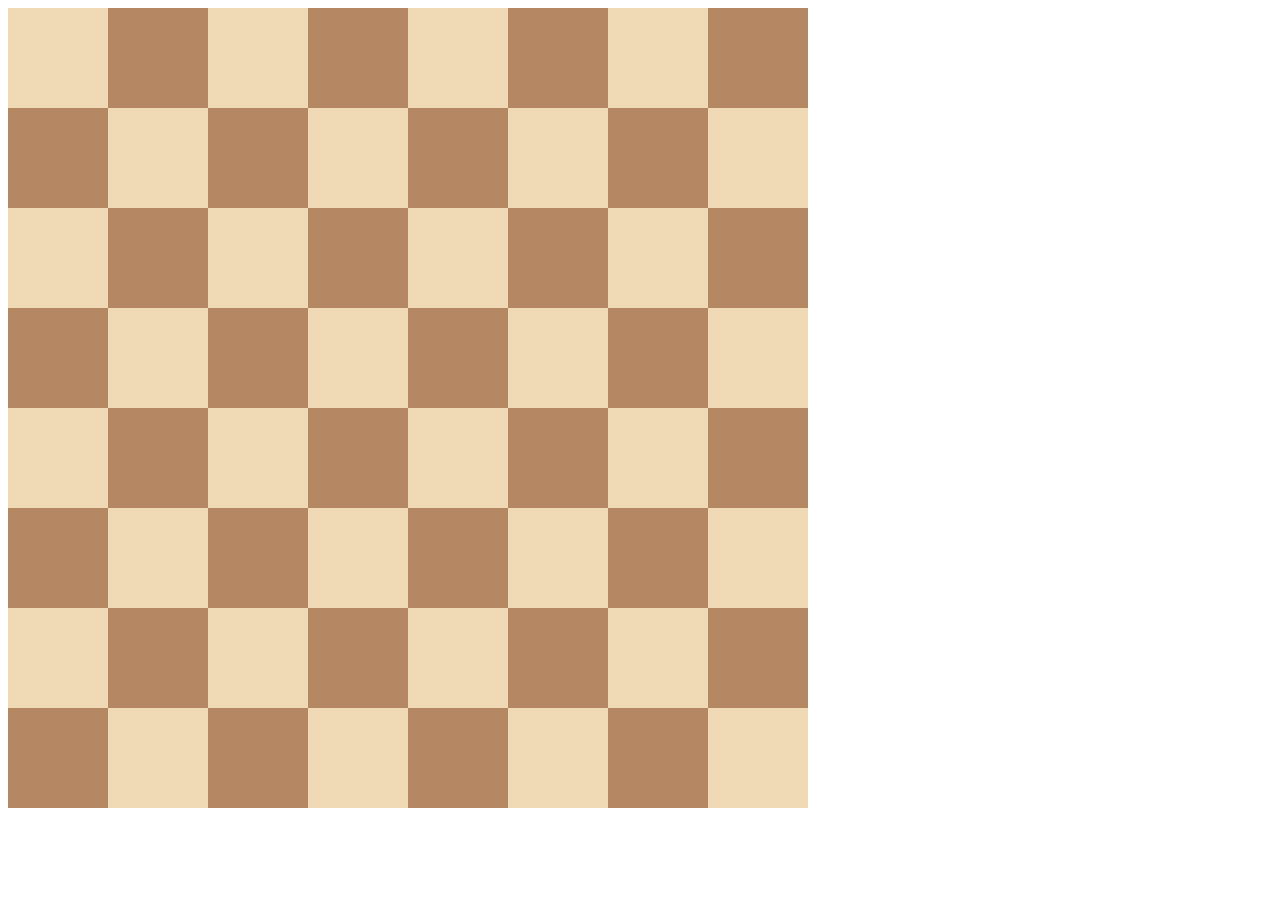
<file: 10.0 Display Grid/index.html>
<!DOCTYPE html>
<html>
  <head>
    <title>Chessboard</title>
    <style>
      /* Write your code here */
      /* Each square should be 100px by 100px */
      /* My colours for white: #f0d9b5, black: #b58863 */
      .container {
        display: grid;
        grid-template-columns: 1fr 1fr 1fr 1fr 1fr 1fr 1fr 1fr;
        grid-template-rows: 1fr 1fr 1fr 1fr 1fr 1fr 1fr 1fr;
        width: 800px;
      }
      .white {
        background-color: #f0d9b5;
      }
      .black {
        background-color: #b58863;
      }
      .white,
      .black {
        width: 100px;
        height: 100px;
      }
    </style>
  </head>

  <body>
    <div class="container">
      <div class="white"></div>
      <div class="black"></div>
      <div class="white"></div>
      <div class="black"></div>
      <div class="white"></div>
      <div class="black"></div>
      <div class="white"></div>
      <div class="black"></div>
      <div class="black"></div>
      <div class="white"></div>
      <div class="black"></div>
      <div class="white"></div>
      <div class="black"></div>
      <div class="white"></div>
      <div class="black"></div>
      <div class="white"></div>
      <div class="white"></div>
      <div class="black"></div>
      <div class="white"></div>
      <div class="black"></div>
      <div class="white"></div>
      <div class="black"></div>
      <div class="white"></div>
      <div class="black"></div>
      <div class="black"></div>
      <div class="white"></div>
      <div class="black"></div>
      <div class="white"></div>
      <div class="black"></div>
      <div class="white"></div>
      <div class="black"></div>
      <div class="white"></div>
      <div class="white"></div>
      <div class="black"></div>
      <div class="white"></div>
      <div class="black"></div>
      <div class="white"></div>
      <div class="black"></div>
      <div class="white"></div>
      <div class="black"></div>
      <div class="black"></div>
      <div class="white"></div>
      <div class="black"></div>
      <div class="white"></div>
      <div class="black"></div>
      <div class="white"></div>
      <div class="black"></div>
      <div class="white"></div>
      <div class="white"></div>
      <div class="black"></div>
      <div class="white"></div>
      <div class="black"></div>
      <div class="white"></div>
      <div class="black"></div>
      <div class="white"></div>
      <div class="black"></div>
      <div class="black"></div>
      <div class="white"></div>
      <div class="black"></div>
      <div class="white"></div>
      <div class="black"></div>
      <div class="white"></div>
      <div class="black"></div>
      <div class="white"></div>
    </div>
  </body>
</html>
</file>
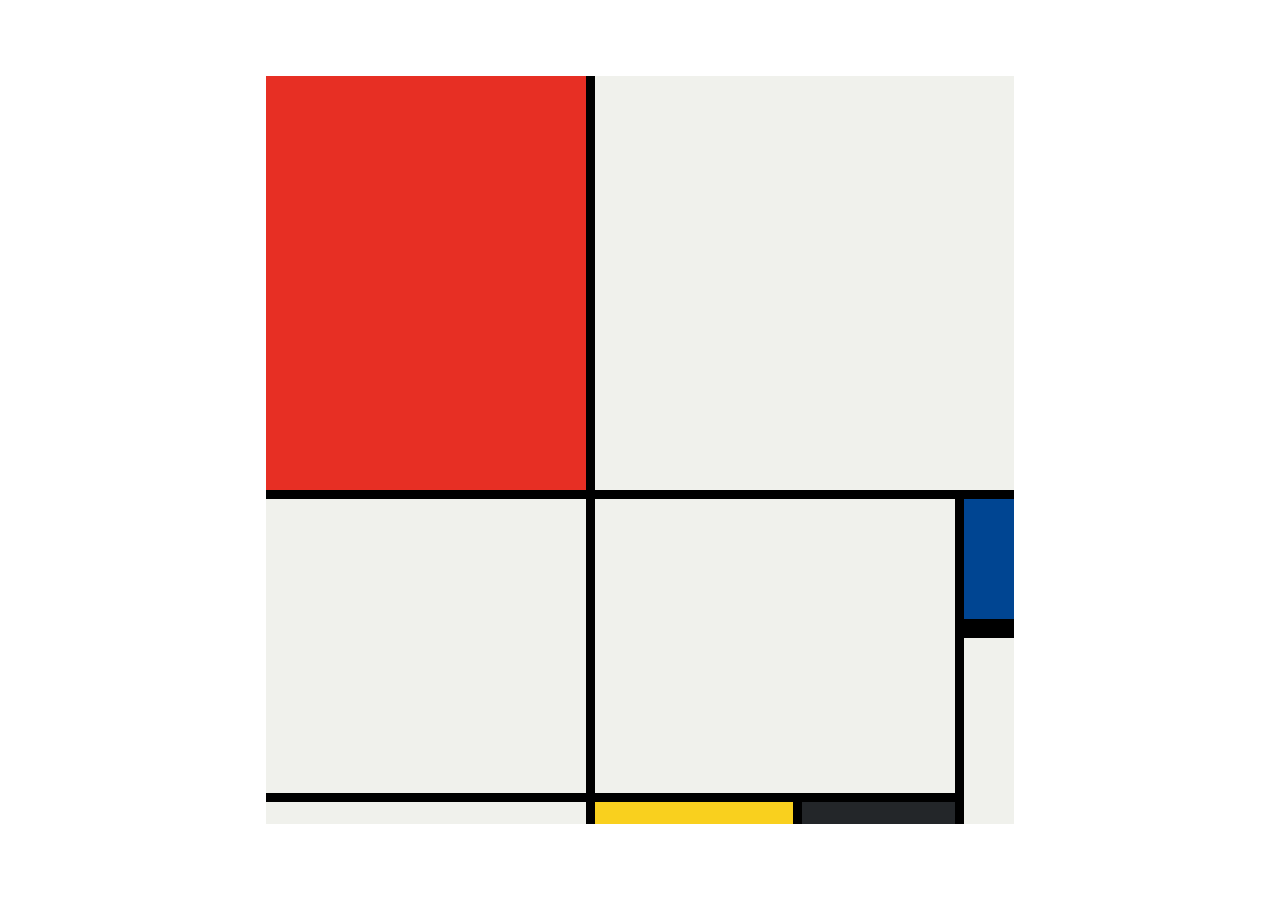
<file: 10.3 Mondrian Project/index.html>
<!DOCTYPE html>
<html lang="en">
  <head>
    <meta charset="UTF-8" />
    <meta name="viewport" content="width=device-width, initial-scale=1.0" />
    <title>Mondrian Project</title>
    <style>
      /*
      Write your CSS here
      Gap Colour: #000
      White: #F0F1EC
      Red: #E72F24
      Black: #232629
      Blue: #004592
      Yellow: #F9D01E

      For dimensions, see dimensions.png image.
      HINT: Remember you can't change the properties of grid lines.
      But grid lines are transparent!
      */
      body {
        display: flex;
        justify-content: center;
        align-items: center;
        margin: 0;
        padding: 0;
        height: 100vh;
      }
      .container {
        background-color: #000;
        width: 748px;
        height: 748px;
        display: grid;
        grid-template-columns: 320px 198px 153px 50px;
        grid-template-rows: 414px 130px 155px 22px;
        gap: 9px;
      }

      .red {
        background-color: #e72f24;
      }

      .grid {
        background-color: #f0f1ec;
      }

      .blue {
        background-color: #004592;
        border-bottom: 10px solid;
      }

      .yellow {
        background-color: #f9d01e;
      }

      .black {
        background-color: #232629;
      }

      .white1 {
        grid-column: span 3;
      }

      .white2 {
        grid-row: span 2;
      }

      .white3 {
        grid-row: span 2;
        grid-column: span 2;
      }

      .white4 {
        grid-row: span 2;
      }
    </style>
  </head>

  <body>
    <div class="container">
      <div class="red"></div>
      <div class="grid white1"></div>
      <div class="grid white2"></div>
      <div class="grid white3"></div>
      <div class="blue"></div>
      <div class="grid white4"></div>
      <div class="grid white5"></div>
      <div class="yellow"></div>
      <div class="black"></div>
    </div>
  </body>
</html>
</file>
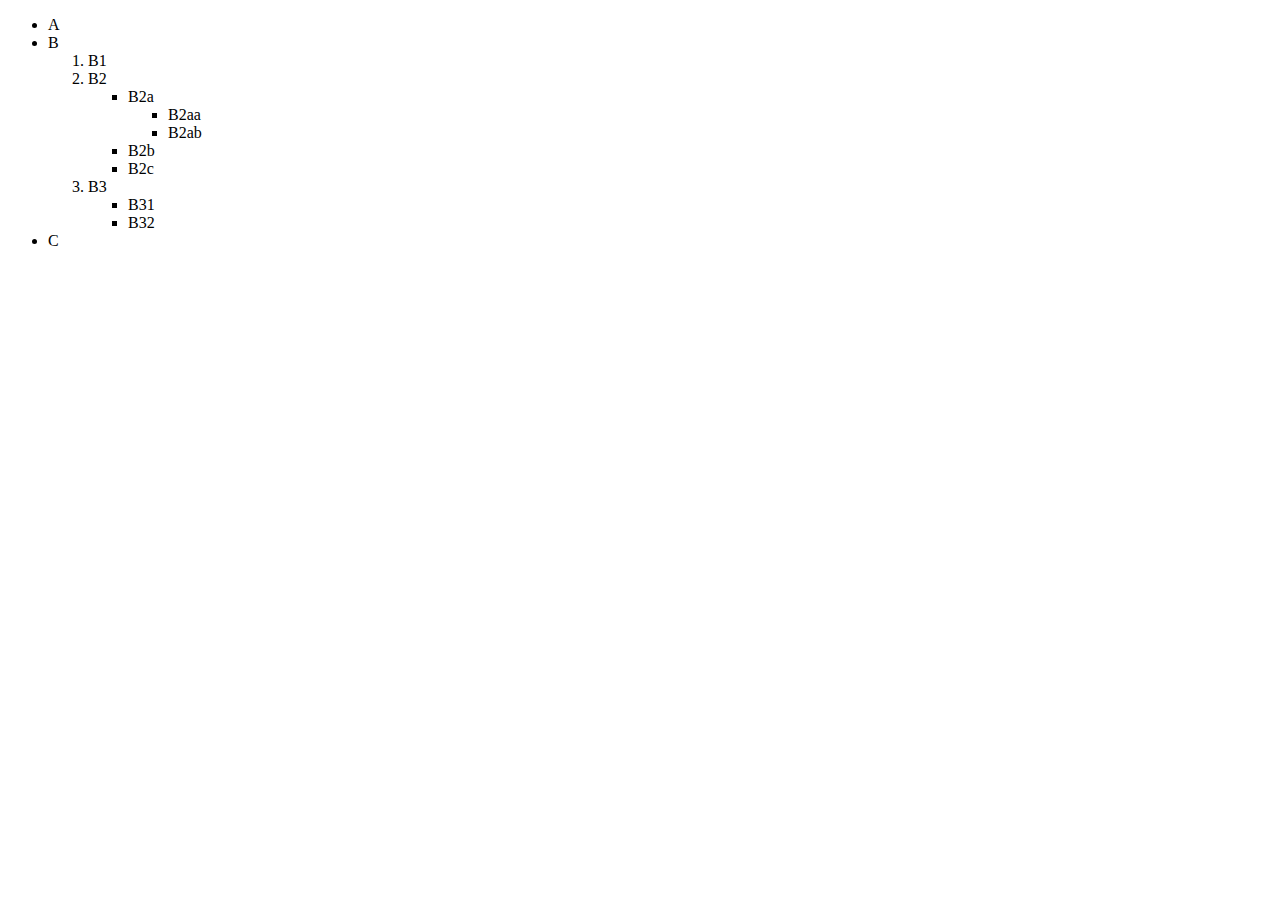
<file: 3.1 Nesting and Indentation/index.html>
<!-- Write your code below -->
<!DOCTYPE html>
<html lang="en">
  <head>
    <meta charset="UTF-8" />
    <meta name="viewport" content="width=device-width, initial-scale=1.0" />
    <title>Nesting and Indentation</title>
  </head>
  <body>
    <ul>
      <li>A</li>
      <li>
        B
        <ol>
          <li>B1</li>
          <li>
            B2
            <ul>
              <li>
                B2a
                <ul>
                  <li>B2aa</li>
                  <li>B2ab</li>
                </ul>
              </li>
              <li>B2b</li>
              <li>B2c</li>
            </ul>
          </li>
          <li>
            B3
            <ul>
              <li>B31</li>
              <li>B32</li>
            </ul>
          </li>
        </ol>
      </li>
      <li>C</li>
    </ul>
  </body>
</html>
</file>
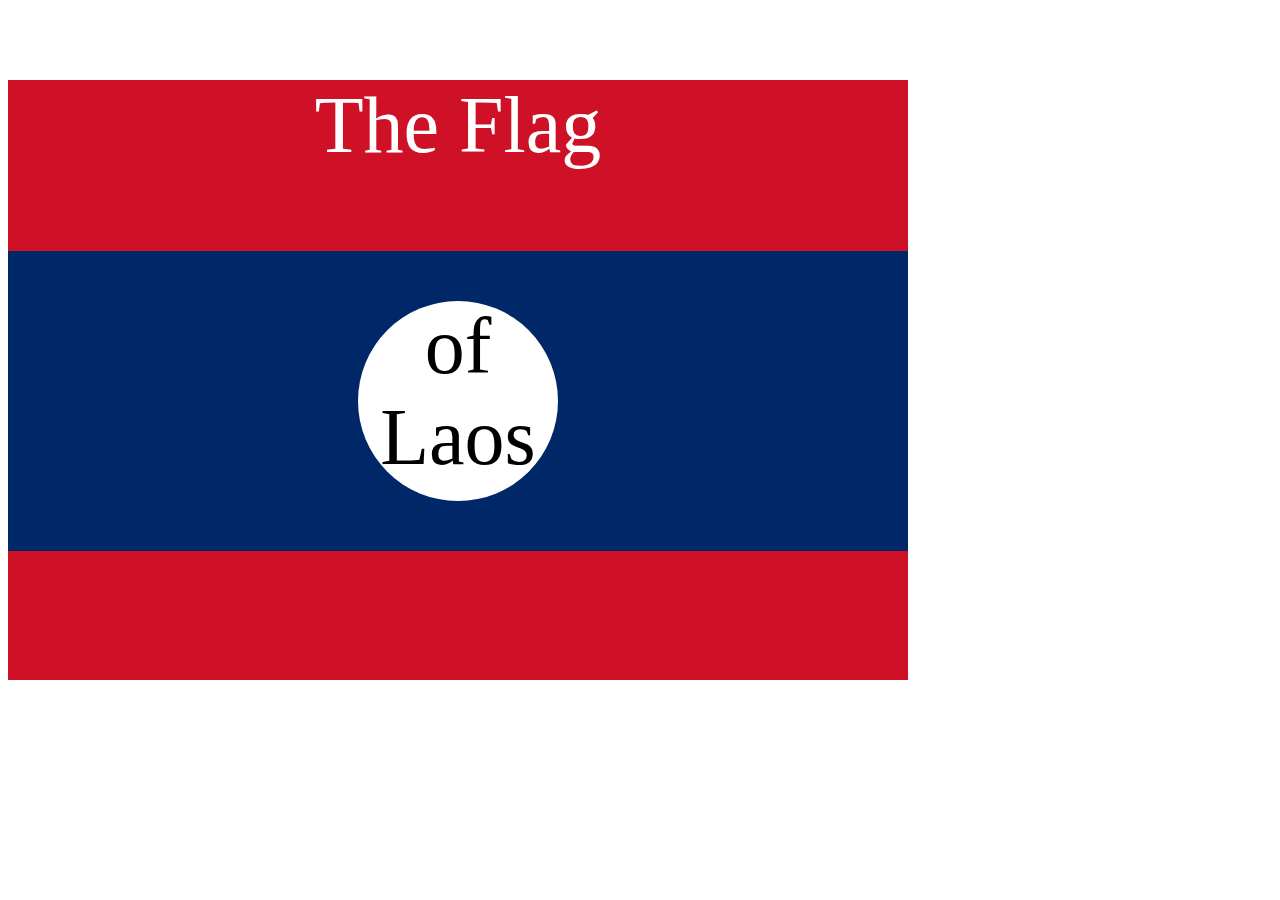
<file: 7.3 CSS Flag Project/index.html>
<!DOCTYPE html>
<html lang="en">
  <head>
    <meta charset="UTF-8" />
    <title>CSS Flag Project</title>
    <style>
      .flag {
        background-color: rgb(206, 17, 38);
        width: 900px;
        height: 600px;
      }
      p {
        font-size: 80px;
        text-align: center;
        color: white;
      }
      .flag > div > div > p {
        color: black;
        position: relative;
      }
      .flag > div {
        width: 100%;
        height: 50%;
        background-color: rgb(0, 40, 104);
      }
      .flag > div > div {
        background-color: white;
        border-radius: 50%;
        height: 200px;
        width: 200px;
        position: relative;
        left: 350px;
        top: 50px;
      }
    </style>
  </head>

  <!-- 
  IMPORTANT! Do not change any HTML
Don't add any classes/ids/elements 
Use what you know about combining selectors 
and CSS specificity instead.
Hint 1: The flag is 900px by 600px and the circle is 200px by 200px.
Hint 2: You can use CSS inspection to get the colors from
https://appbrewery.github.io/flag-of-laos/
-->

  <body>
    <div class="flag">
      <p>The Flag</p>
      <div>
        <div>
          <p>of Laos</p>
        </div>
      </div>
    </div>
  </body>
</html>
</file>
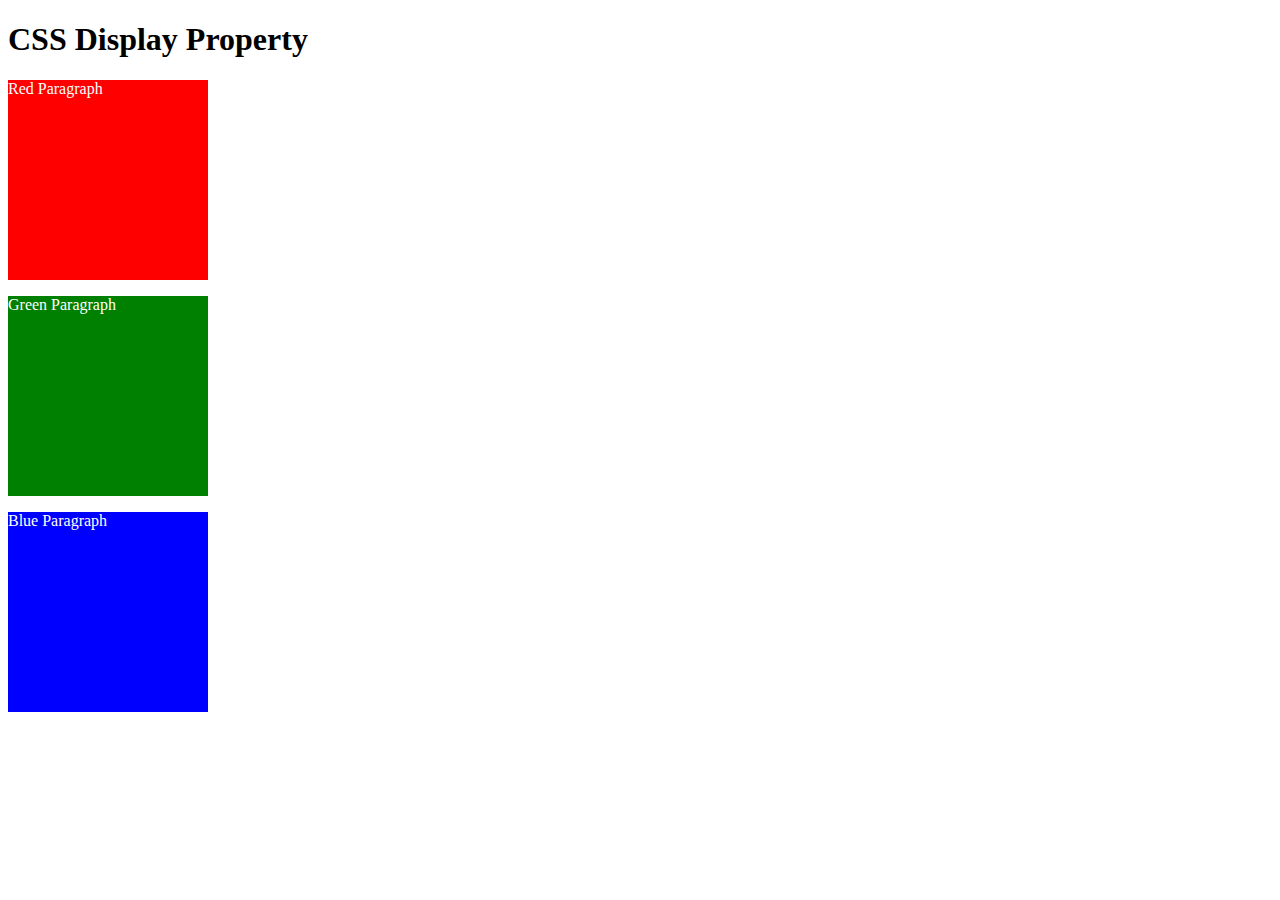
<file: 8.0 CSS Display/index.html>
<!DOCTYPE html>
<html>
  <!-- 
  TODO
1. By changing only the display property of the CSS make all 3 squares line up horizontally like in goal1 image.
2. Change only the display property to make all 3 squares line up vertically like in goal2 image. 
-->

  <head>
    <title>CSS Display Property Example</title>
    <style>
      p {
        color: white;
      }

      .red {
        display: block;
        width: 200px;
        height: 200px;
        background-color: red;
      }

      .green {
        display: block;
        width: 200px;
        height: 200px;
        background-color: green;
      }

      .blue {
        display: block;
        width: 200px;
        height: 200px;
        background-color: blue;
      }
    </style>
  </head>

  <body>
    <h1>CSS Display Property</h1>
    <p class="red">Red Paragraph</p>
    <p class="green">Green Paragraph</p>
    <p class="blue">Blue Paragraph</p>
  </body>
</html>
</file>
